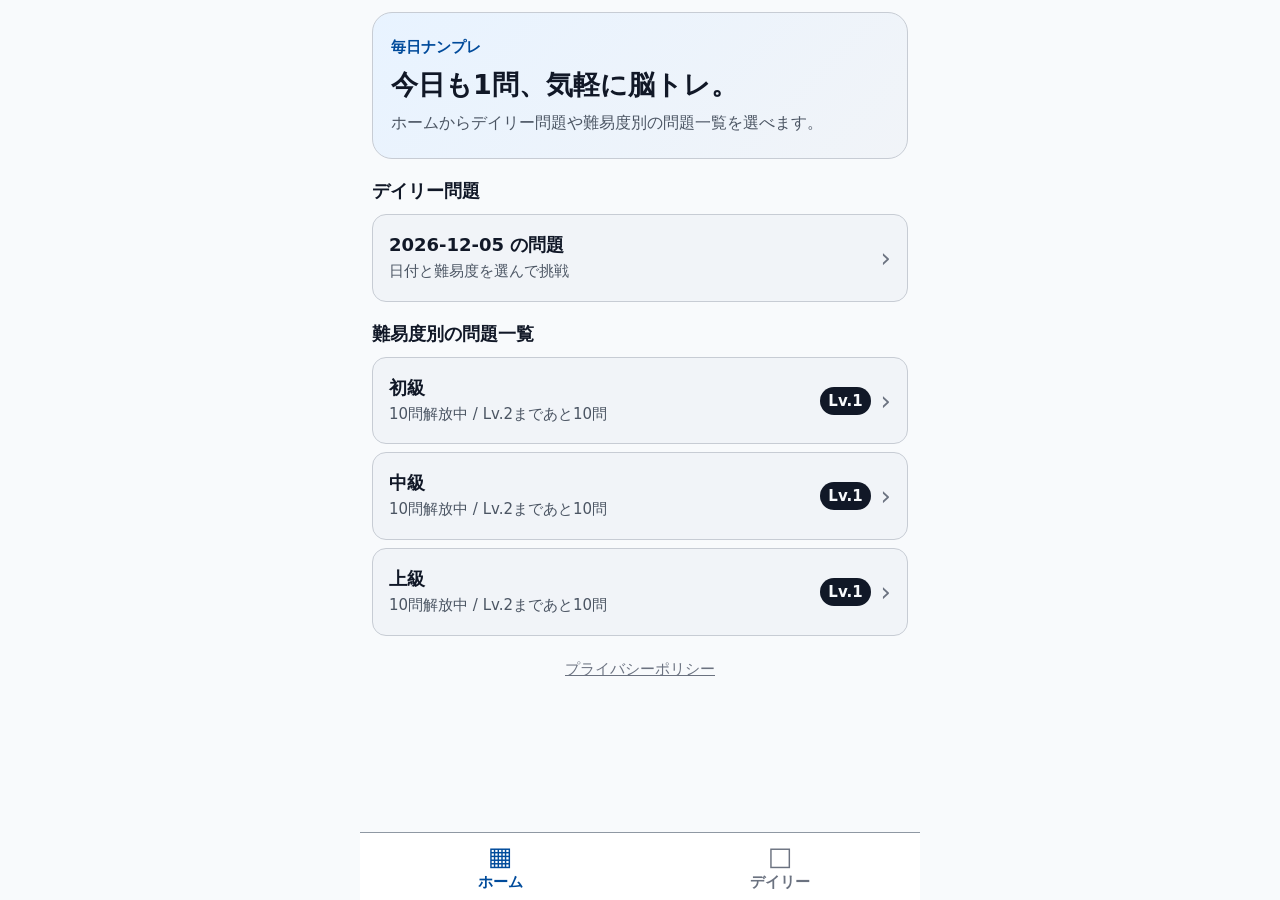
<file: index.html>
<!DOCTYPE html>
<html lang="ja">
<head>
  <meta charset="UTF-8">
  <meta name="viewport" content="width=device-width, initial-scale=1.0, maximum-scale=1.0, user-scalable=no, viewport-fit=cover">
  <meta name="theme-color" content="#f8fafc">
  <meta name="description" content="難易度別・デイリー問題つきのシンプルなナンプレアプリです。">
  <meta name="apple-mobile-web-app-capable" content="yes">
  <meta name="apple-mobile-web-app-status-bar-style" content="default">
  <meta name="apple-mobile-web-app-title" content="ナンプレ">
  <title>毎日ナンプレ</title>
  <link rel="manifest" href="./manifest.json">
  <link rel="apple-touch-icon" href="./icons/icon-192.png">
  <link rel="icon" href="./icons/icon-192.png">
  <link rel="stylesheet" href="./css/style.css">
</head>
<body>

  <div id="app">
    <div id="mc" role="main" aria-live="polite"></div>

    <!-- Bottom Tab Bar -->
    <nav id="btabs" aria-label="メインナビゲーション">
      <button class="tbb on" id="tab-h" aria-label="ホーム">
        <i class="ti ti-layout-list" aria-hidden="true"></i>
        <span>ホーム</span>
      </button>
      <button class="tbb" id="tab-d" aria-label="デイリー">
        <i class="ti ti-calendar" aria-hidden="true"></i>
        <span>デイリー</span>
      </button>
    </nav>
  </div>

  <script src="./js/app.js"></script>
  <script>
    if ('serviceWorker' in navigator) {
      window.addEventListener('load', () => {
        navigator.serviceWorker.register('./sw.js').catch(console.error);
      });
    }
  </script>
</body>
</html>
</file>
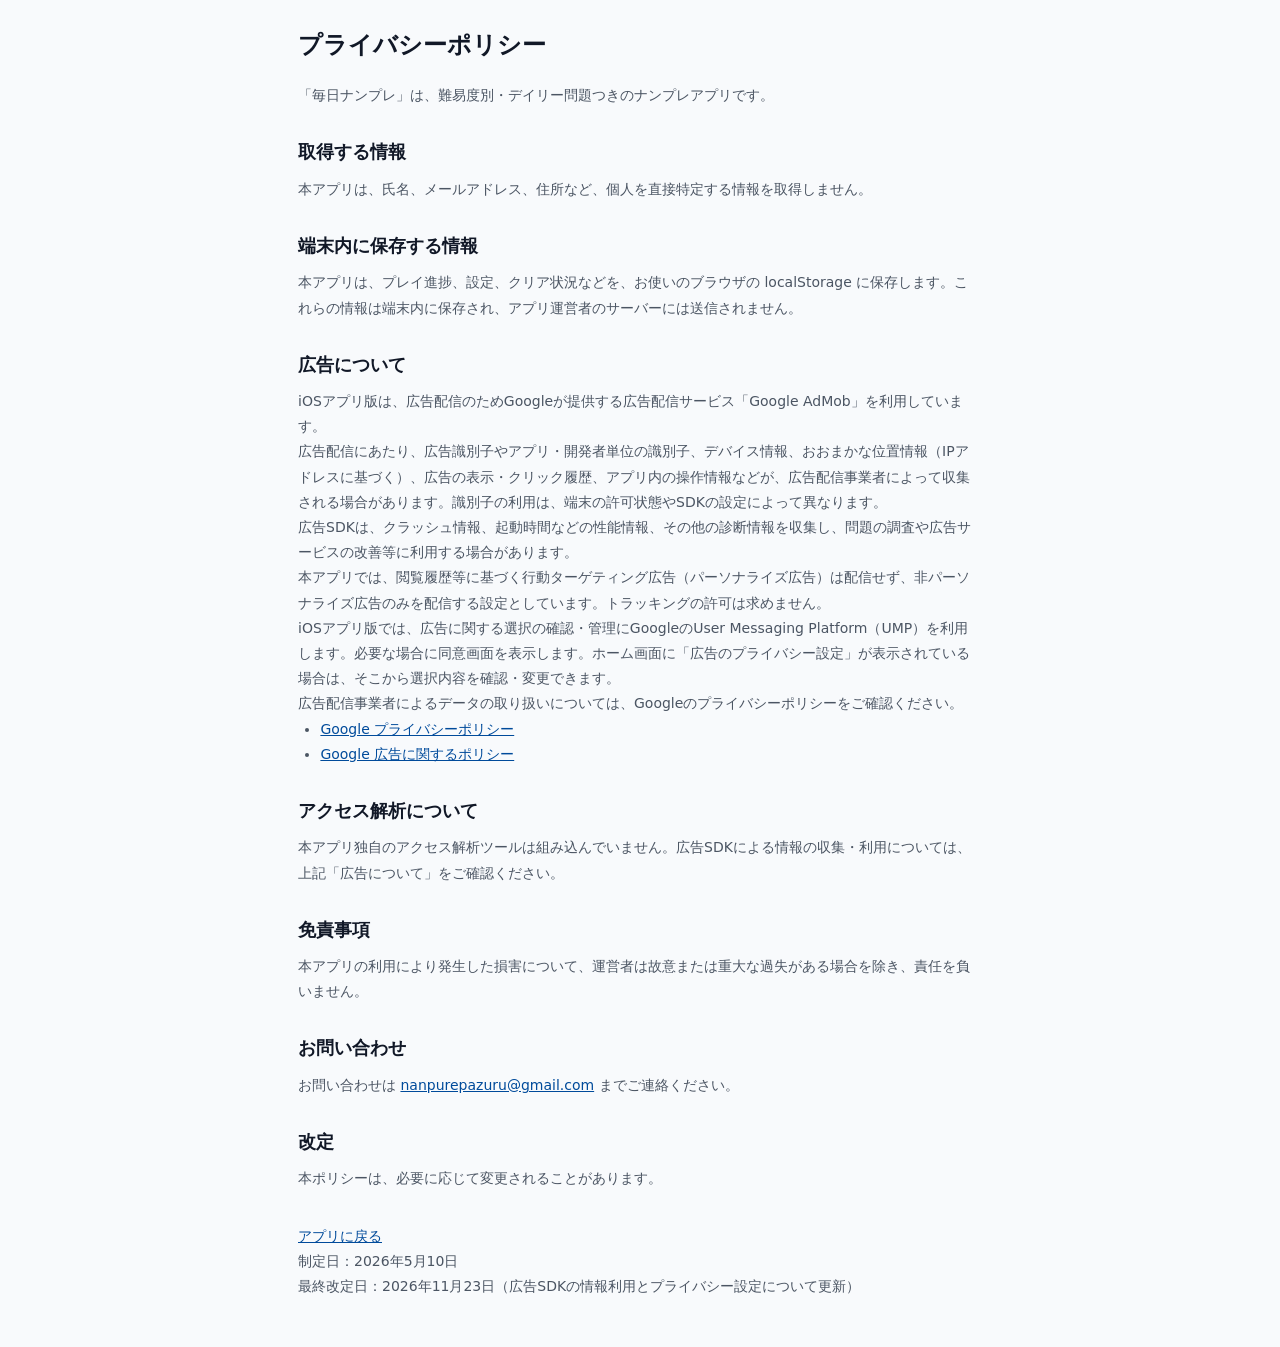
<file: privacy.html>
<!DOCTYPE html>
<html lang="ja">
<head>
  <meta charset="UTF-8">
  <meta name="viewport" content="width=device-width, initial-scale=1.0">
  <meta name="theme-color" content="#2563eb">
  <title>プライバシーポリシー - 毎日ナンプレ</title>
  <link rel="stylesheet" href="./css/style.css">
  <style>
    main { max-width: 720px; margin: 0 auto; padding: 24px 18px 48px; line-height: 1.8; }
    h1 { font-size: 24px; margin-bottom: 16px; }
    h2 { font-size: 18px; margin: 28px 0 8px; }
    p, li { font-size: 14px; color: var(--text2); }
    ul { padding-left: 1.4em; }
    a { color: var(--accent); }
  </style>
</head>
<body>
  <main>
    <h1>プライバシーポリシー</h1>
    <p>「毎日ナンプレ」は、難易度別・デイリー問題つきのナンプレアプリです。</p>

    <h2>取得する情報</h2>
    <p>本アプリは、氏名、メールアドレス、住所など、個人を直接特定する情報を取得しません。</p>

    <h2>端末内に保存する情報</h2>
    <p>本アプリは、プレイ進捗、設定、クリア状況などを、お使いのブラウザの localStorage に保存します。これらの情報は端末内に保存され、アプリ運営者のサーバーには送信されません。</p>

    <h2>広告について</h2>
    <p>iOSアプリ版は、広告配信のためGoogleが提供する広告配信サービス「Google AdMob」を利用しています。</p>
    <p>広告配信にあたり、広告識別子やアプリ・開発者単位の識別子、デバイス情報、おおまかな位置情報（IPアドレスに基づく）、広告の表示・クリック履歴、アプリ内の操作情報などが、広告配信事業者によって収集される場合があります。識別子の利用は、端末の許可状態やSDKの設定によって異なります。</p>
    <p>広告SDKは、クラッシュ情報、起動時間などの性能情報、その他の診断情報を収集し、問題の調査や広告サービスの改善等に利用する場合があります。</p>
    <p>本アプリでは、閲覧履歴等に基づく行動ターゲティング広告（パーソナライズ広告）は配信せず、非パーソナライズ広告のみを配信する設定としています。トラッキングの許可は求めません。</p>
    <p>iOSアプリ版では、広告に関する選択の確認・管理にGoogleのUser Messaging Platform（UMP）を利用します。必要な場合に同意画面を表示します。ホーム画面に「広告のプライバシー設定」が表示されている場合は、そこから選択内容を確認・変更できます。</p>
    <p>広告配信事業者によるデータの取り扱いについては、Googleのプライバシーポリシーをご確認ください。</p>
    <ul>
      <li><a href="https://policies.google.com/privacy" target="_blank" rel="noopener">Google プライバシーポリシー</a></li>
      <li><a href="https://policies.google.com/technologies/ads" target="_blank" rel="noopener">Google 広告に関するポリシー</a></li>
    </ul>

    <h2>アクセス解析について</h2>
    <p>本アプリ独自のアクセス解析ツールは組み込んでいません。広告SDKによる情報の収集・利用については、上記「広告について」をご確認ください。</p>

    <h2>免責事項</h2>
    <p>本アプリの利用により発生した損害について、運営者は故意または重大な過失がある場合を除き、責任を負いません。</p>

    <h2>お問い合わせ</h2>
    <p>お問い合わせは <a href="mailto:nanpurepazuru@gmail.com">nanpurepazuru@gmail.com</a> までご連絡ください。</p>

    <h2>改定</h2>
    <p>本ポリシーは、必要に応じて変更されることがあります。</p>

    <p style="margin-top:32px"><a href="./">アプリに戻る</a></p>
    <p>制定日：2026年5月10日<br>最終改定日：2026年11月23日（広告SDKの情報利用とプライバシー設定について更新）</p>
  </main>
</body>
</html>
</file>
<file: css/style.css>
/* ============================================================
   毎日ナンプレ — style.css
   ============================================================ */

/* ── CSS Variables ─────────────────────────────────────────── */
:root {
  color-scheme: light;
  --bg:      #f8fafc;
  --bg2:     #f1f4f8;
  --bg3:     #e3e8ef;
  --surface: #ffffff;
  --control-surface: #eef4fa;
  --text:    #111827;
  --text2:   #4b5563;
  --text3:   #6b7280;
  --border:  #8f98a3;
  --border2: #c7ccd4;
  --accent:  #004b9b;
  --acc-bg:  #e8f3ff;
  --acc-bg2: #f5faff;
  --rel-bg:  #e9ecef;
  --same-bg: #fff1a6;
  --same-text: #3d2f00;
  --same-ring: #7a5c00;
  --err-bg:  #ffe3e8;
  --error:   #b00020;
  --warn:    #b45309;
  --ok:      #16703a;
  --menu-w:  220px;
}

/* ── Reset ─────────────────────────────────────────────────── */
*, *::before, *::after { box-sizing: border-box; margin: 0; padding: 0; }
button { font-family: inherit; }

html { background: var(--bg); }

/* ── Base ──────────────────────────────────────────────────── */
body {
  font-family: system-ui, -apple-system, BlinkMacSystemFont, 'Segoe UI', sans-serif;
  background: var(--bg);
  color: var(--text);
  font-size: 16px;
  line-height: 1.5;
  -webkit-tap-highlight-color: transparent;
  overscroll-behavior: none;
}

/* ── App Layout ─────────────────────────────────────────────── */
#app {
  display: flex;
  flex-direction: column;
  height: 100dvh;        /* dynamic viewport height (mobile safe) */
  max-width: 560px;
  margin: 0 auto;
  position: relative;
  background: var(--bg);
}

#mc {
  flex: 1;
  overflow-y: auto;
  overflow-x: hidden;
  position: relative;
  -webkit-overflow-scrolling: touch;
}

#mc.no-scroll { overflow-y: auto; }

/* ── Bottom Tab Bar ─────────────────────────────────────────── */
#btabs {
  flex-shrink: 0;
  display: flex;
  border-top: 0.5px solid var(--border);
  background: var(--surface);
  padding-bottom: 0;
  min-height: 68px;
}

.tbb {
  flex: 1;
  display: flex;
  flex-direction: column;
  align-items: center;
  justify-content: center;
  gap: 4px;
  padding: 10px 0 8px;
  background: transparent;
  border: none;
  cursor: pointer;
  font-size: 15px;
  font-weight: 600;
  color: var(--text3);
  touch-action: manipulation;
  transition: color 0.15s;
}

.tbb .ti { font-size: 26px; }
.tbb.on  { color: var(--accent); }
#app.game-mode #btabs { display: none; }

/* ── Shared Buttons ─────────────────────────────────────────── */
.sdkd {
  padding: 8px 16px;
  border-radius: 20px;
  font-size: 16px;
  border: 0.5px solid var(--border);
  cursor: pointer;
  background: transparent;
  color: var(--text2);
  touch-action: manipulation;
  transition: all 0.12s;
}
.sdkd.on {
  background: var(--text);
  color: var(--bg);
  font-weight: 500;
  border-color: var(--text);
}

/* ── Problem List Item ──────────────────────────────────────── */
.pitm {
  display: flex;
  align-items: center;
  justify-content: space-between;
  padding: 16px 14px;
  margin-bottom: 10px;
  background: var(--bg2);
  border-radius: 12px;
  border: 0.5px solid var(--border2);
  cursor: pointer;
  touch-action: manipulation;
  transition: opacity 0.1s;
}
.pitm:active { opacity: 0.7; }
.level-panel {
  margin: 0 0 14px;
  padding: 14px;
  border-radius: 8px;
  background: var(--bg2);
  border: 0.5px solid var(--border2);
}
.level-panel-head,
.home-list-meta {
  display: flex;
  align-items: center;
  justify-content: space-between;
  gap: 10px;
}
.level-panel-head small {
  display: block;
  color: var(--text2);
  font-size: 15px;
  margin-bottom: 2px;
}
.level-panel-head strong {
  display: block;
  color: var(--text);
  font-size: 26px;
  line-height: 1.1;
}
.level-count,
.level-badge {
  flex-shrink: 0;
  display: inline-flex;
  align-items: center;
  justify-content: center;
  border-radius: 999px;
  background: var(--text);
  color: var(--bg);
  font-size: 15px;
  font-weight: 700;
}
.level-count { padding: 5px 9px; }
.level-badge {
  min-width: 48px;
  padding: 5px 8px;
}
.level-meter {
  height: 7px;
  margin: 10px 0 8px;
  border-radius: 999px;
  background: var(--bg3);
  overflow: hidden;
}
.level-meter span {
  display: block;
  height: 100%;
  border-radius: inherit;
  background: var(--accent);
}
.level-panel p {
  color: var(--text2);
  font-size: 15px;
  line-height: 1.55;
}
.level-divider {
  margin: 18px 2px 8px;
  color: var(--text2);
  font-size: 15px;
  font-weight: 700;
}

.level-window {
  padding: 10px;
  background: var(--surface);
  border: 1px solid var(--border2);
  border-radius: 14px;
  touch-action: pan-y;
}
.level-window-head {
  display: grid;
  grid-template-columns: 42px 1fr 42px;
  align-items: center;
  gap: 8px;
  margin-bottom: 8px;
}
.level-nav {
  aspect-ratio: 1;
  border: 1px solid var(--border2);
  border-radius: 999px;
  background: var(--control-surface);
  color: var(--text);
  cursor: pointer;
  font-size: 24px;
  line-height: 1;
}
.level-nav:disabled {
  color: var(--text3);
  opacity: 0.35;
  cursor: default;
}
.level-window-title {
  text-align: center;
  min-width: 0;
}
.level-window-title strong {
  display: block;
  color: var(--text);
  font-size: 22px;
  line-height: 1.2;
}
.level-window-title small {
  display: block;
  color: var(--text2);
  font-size: 15px;
  margin-top: 2px;
}
.level-window-meter {
  height: 6px;
  margin: 0 4px 10px;
  border-radius: 999px;
  background: var(--bg3);
  overflow: hidden;
}
.level-window-meter span {
  display: block;
  height: 100%;
  border-radius: inherit;
  background: var(--ok);
}
.level-problems {
  display: flex;
  flex-direction: column;
  gap: 8px;
}
.level-window .pitm {
  margin-bottom: 0;
}
.pitm-loading {
  cursor: default;
  opacity: 0.76;
}

/* ── Sudoku Board ───────────────────────────────────────────── */
.sdk-board {
  display: grid;
  grid-template-columns: repeat(9, 1fr);
  border: 2.5px solid var(--text);
  border-radius: 5px;
  overflow: hidden;
  background: var(--surface);
  user-select: none;
  -webkit-user-select: none;
  touch-action: manipulation;
}

.sdk-cell {
  aspect-ratio: 1;
  display: flex;
  align-items: center;
  justify-content: center;
  cursor: pointer;
  border-right: 0.5px solid var(--border2);
  border-bottom: 0.5px solid var(--border2);
  box-sizing: border-box;
  transition: background 0.07s, box-shadow 0.07s;
  position: relative;
  font-size: clamp(20px, 5.8vw, 28px);
}

/* Box separator lines */
.sdk-cell.rb { border-right: 2.5px solid var(--text); }
.sdk-cell.bb { border-bottom: 2.5px solid var(--text); }

/* Cell states */
.sdk-cell.sel  {
  background: var(--surface) !important;
  box-shadow: inset 0 0 0 4px var(--accent);
  z-index: 1;
}
.sdk-cell.rel  { background: var(--rel-bg); }
.sdk-cell.same {
  background: var(--same-bg);
  color: var(--same-text);
  font-weight: 700;
  box-shadow: inset 0 0 0 3px var(--same-ring);
}
/* Number colors */
.sdk-cell.given { font-weight: 700; color: var(--text); }
.sdk-cell.user  { color: var(--accent); font-weight: 700; }
.sdk-cell.same.given,
.sdk-cell.same.user { color: var(--same-text); }
.sdk-cell.err {
  background: var(--err-bg) !important;
  box-shadow: inset 0 0 0 3px var(--error);
  color: var(--error) !important;
}

/* Memo grid inside a cell */
.sdkmn {
  display: grid;
  grid-template-columns: repeat(3, 1fr);
  width: 100%;
  height: 100%;
  padding: 1px;
  box-sizing: border-box;
}
.sdkmn span {
  display: flex;
  align-items: center;
  justify-content: center;
  font-size: clamp(10px, 3.2vw, 14px);
  color: var(--accent);
  font-weight: 600;
  line-height: 1;
}

/* ── Game Controls ──────────────────────────────────────────── */
.sdk-ctrl {
  display: flex;
  flex: 1;
  flex-direction: column;
  align-items: center;
  justify-content: center;
  gap: 4px;
  padding: 11px 6px;
  background: var(--surface);
  border: 0.5px solid var(--border2);
  border-radius: 8px;
  min-height: 56px;
  font-size: 16px;
  cursor: pointer;
  color: var(--text2);
  touch-action: manipulation;
  transition: all 0.1s;
}
.sdk-ctrl .ti { font-size: 20px !important; }
.sdk-ctrl.on {
  background: var(--acc-bg);
  border-color: var(--accent);
  color: var(--accent);
}

/* ── Number Pad ─────────────────────────────────────────────── */
.sdk-npad {
  aspect-ratio: 1;
  background: var(--surface);
  border: 0.5px solid var(--border2);
  border-radius: 8px;
  font-size: clamp(20px, 6vw, 28px);
  font-weight: 600;
  cursor: pointer;
  display: flex;
  align-items: center;
  justify-content: center;
  color: var(--text);
  touch-action: manipulation;
  transition: transform 0.08s;
}
.sdk-npad:active { transform: scale(0.87); }
.sdk-npad.complete,
.sdk-npad:disabled {
  background: var(--bg3);
  border-color: var(--border);
  color: var(--text3);
  cursor: default;
  opacity: 0.62;
  pointer-events: none;
  transform: none;
}
/* ── Hamburger Menu ─────────────────────────────────────────── */
#hmenu {
  display: none;
  position: absolute;
  top: 45px;
  left: 0;
  width: var(--menu-w);
  background: var(--surface);
  border: 0.5px solid var(--border);
  border-radius: 0 0 14px 0;
  z-index: 30;
}

.hmenu-section {
  padding: 12px 14px;
  border-bottom: 0.5px solid var(--border2);
}
.hmenu-section:last-child { border-bottom: none; }

.hmenu-label {
  font-size: 15px;
  color: var(--text3);
  margin-bottom: 8px;
}

.btn-hint {
  width: 100%;
  padding: 11px;
  background: rgba(245,158,11,0.12);
  border: 0.5px solid rgba(245,158,11,0.4);
  border-radius: 8px;
  font-size: 16px;
  cursor: pointer;
  color: #92400e;
  margin-bottom: 8px;
  display: flex;
  align-items: center;
  justify-content: center;
  gap: 6px;
  font-family: inherit;
}
.btn-reset {
  width: 100%;
  padding: 11px;
  background: var(--bg2);
  border: 0.5px solid var(--border);
  border-radius: 8px;
  font-size: 16px;
  cursor: pointer;
  color: var(--text2);
  display: flex;
  align-items: center;
  justify-content: center;
  gap: 6px;
  font-family: inherit;
}

/* ── Overlay / Modal ────────────────────────────────────────── */
.overlay {
  display: none;
  position: absolute;
  inset: 0;
  background: rgba(0,0,0,0.46);
  align-items: center;
  justify-content: center;
  z-index: 20;
}
.modal-card {
  background: var(--bg);
  border-radius: 16px;
  padding: 24px 18px;
  text-align: center;
  width: min(340px, 92%);
  border: 0.5px solid var(--border);
}

/* ── Hint Modal ─────────────────────────────────────────────── */
.hint-card {
  width: min(360px, 94%);
  max-height: calc(100dvh - 24px);
  overflow-y: auto;
}
.hint-copy { color: var(--text2); font-size: 16px; line-height: 1.65; }
/* ── Calendar ───────────────────────────────────────────────── */
.cal-table {
  width: 100%;
  border-collapse: collapse;
  margin-bottom: 4px;
}
.cal-table th {
  padding: 4px 0;
  font-size: 15px;
  color: var(--text2);
  text-align: center;
  font-weight: 400;
}
.cal-day {
  width: 38px;
  height: 38px;
  display: flex;
  align-items: center;
  justify-content: center;
  border-radius: 50%;
  font-size: 16px;
  margin: 2px auto;
  cursor: pointer;
  color: var(--text2);
}
.cal-day.today  { border: 1.5px solid var(--accent); font-weight: 500; color: var(--accent); }
.cal-day.sel    { background: var(--text); color: var(--bg); font-weight: 500; }
.cal-day.future { color: var(--border); cursor: default; }

/* ── Screen Padding ─────────────────────────────────────────── */
.screen { padding: 12px; }

/* ── Accessibility ──────────────────────────────────────────── */
.sr-only {
  position: absolute; width: 1px; height: 1px;
  padding: 0; margin: -1px; overflow: hidden;
  clip: rect(0,0,0,0); border: 0;
}


/* ── Local icon fallback (external icon CDN removed for offline PWA) ── */
.ti {
  display: inline-flex;
  align-items: center;
  justify-content: center;
  font-style: normal;
  line-height: 1;
}
.ti-layout-list::before { content: "▦"; }
.ti-calendar::before    { content: "□"; }
.ti-chevron-right::before { content: "›"; }
.ti-menu-2::before      { content: "☰"; }
.ti-bulb::before        { content: "💡"; font-size: 0.9em; }
.ti-refresh::before     { content: "↻"; }
.ti-eraser::before      { content: "⌫"; }
.ti-pencil::before      { content: "✎"; }
.ti-backspace::before   { content: "⌫"; }


/* ── Home / List Screens ───────────────────────────────────── */
.home-screen { display: flex; flex-direction: column; gap: 18px; }
.hero-card {
  padding: 22px 18px;
  border-radius: 20px;
  background: linear-gradient(135deg, var(--acc-bg), var(--bg2));
  border: 0.5px solid var(--border2);
}
.hero-card .eyebrow { color: var(--accent); font-size: 15px; font-weight: 700; margin-bottom: 8px; }
.hero-card h1 { font-size: 27px; line-height: 1.25; margin-bottom: 8px; }
.hero-card p { color: var(--text2); font-size: 16px; line-height: 1.65; }
.home-section { display: flex; flex-direction: column; gap: 10px; }
.section-head { display: flex; align-items: center; justify-content: space-between; gap: 8px; }
.section-head h2 { font-size: 18px; font-weight: 700; }
.home-list { display: flex; flex-direction: column; gap: 8px; }
.home-list-item,
.daily-card {
  width: 100%;
  display: flex;
  align-items: center;
  justify-content: space-between;
  padding: 18px 16px;
  border: 0.5px solid var(--border2);
  border-radius: 14px;
  background: var(--bg2);
  color: var(--text);
  cursor: pointer;
  text-align: left;
}
.home-list-item strong,
.daily-card strong { display: block; font-size: 18px; margin-bottom: 4px; }
.home-list-item small,
.daily-card small { display: block; color: var(--text2); font-size: 15px; line-height: 1.45; }
.home-list-arrow { color: var(--text3); font-size: 26px; line-height: 1; }
.done-badge {
  display: inline-flex;
  align-items: center;
  border-radius: 999px;
  padding: 4px 8px;
  background: rgba(22,163,74,0.12);
  color: var(--ok);
  font-size: 15px;
  font-weight: 700;
  white-space: nowrap;
}
.back-line {
  border: none;
  background: transparent;
  color: var(--text2);
  font-size: 16px;
  cursor: pointer;
  margin-bottom: 10px;
}
.screen-title { font-size: 22px; font-weight: 700; margin-bottom: 14px; }
.loading-text { padding: 40px 0; text-align: center; color: var(--text3); font-size: 16px; }
.problem-title { font-size: 17px; font-weight: 700; color: var(--text); }
.problem-status { font-size: 15px; color: var(--text3); margin-top: 4px; }
.problem-meta { display: flex; align-items: center; gap: 6px; color: var(--text3); }
.problem-icon { font-size: 18px; }
.pitm.status-done { border-color: rgba(22,163,74,0.35); background: rgba(22,163,74,0.08); }
.pitm.status-done .problem-status { color: var(--ok); font-weight: 600; }
.primary-action {
  width: 100%;
  padding: 14px;
  background: var(--text);
  color: var(--bg);
  border: none;
  border-radius: 10px;
  font-size: 16px;
  font-weight: 600;
  cursor: pointer;
}
.daily-selected {
  border-top: 0.5px solid var(--border2);
  padding-top: 14px;
  margin-top: 14px;
}
.daily-selected-head {
  display: flex;
  align-items: center;
  justify-content: space-between;
  gap: 8px;
  font-size: 17px;
  font-weight: 600;
  color: var(--text);
  margin-bottom: 10px;
}
.daily-status { margin-bottom: 10px; }
.home-footer-link { text-align: center; font-size: 15px; margin-top: 4px; }
.home-footer-link a { color: var(--text3); }

/* ── Game Responsive Layout ────────────────────────────────── */
.game-area {
  flex: 1;
  min-height: 0;
  display: flex;
  flex-direction: column;
  align-items: center;
  padding: 4px 6px max(4px, env(safe-area-inset-bottom));
  background: var(--bg);
  overflow-y: auto;
  overflow-x: hidden;
}
.game-board {
  width: min(100%, 380px, calc(100dvh - 248px));
  max-width: calc(100vw - 12px);
  flex-shrink: 0;
  margin-bottom: 4px;
}
.game-status-row,
.game-controls,
.number-pad {
  width: min(100%, 380px, calc(100dvh - 248px));
  max-width: calc(100vw - 12px);
  flex-shrink: 0;
}
.game-status-row {
  display: flex;
  justify-content: space-between;
  align-items: center;
  padding: 5px 0;
}
.game-controls {
  display: flex;
  gap: 6px;
  margin-bottom: 6px;
  padding: 6px;
  background: var(--control-surface);
  border: 1px solid var(--border2);
  border-radius: 12px;
}
.number-pad {
  display: grid;
  grid-template-columns: repeat(5, 1fr);
  gap: 6px;
  padding: 8px;
  background: var(--control-surface);
  border: 1px solid var(--border2);
  border-radius: 14px;
}
.btn-menu {
  width: 100%;
  padding: 11px;
  background: var(--bg2);
  border: 0.5px solid var(--border);
  border-radius: 8px;
  font-size: 15px;
  cursor: pointer;
  color: var(--text2);
  margin-bottom: 8px;
  display: flex;
  align-items: center;
  justify-content: center;
  gap: 6px;
}
.clear-time {
  font-size: 16px;
  color: var(--text);
  background: var(--bg2);
  border-radius: 10px;
  padding: 10px;
  margin-bottom: 18px;
}
.howto-card { text-align: left; }
.howto-list { padding-left: 20px; margin-bottom: 16px; color: var(--text2); font-size: 15px; line-height: 1.75; }
.cal-day { position: relative; }
.cal-day.done:not(.sel) { background: rgba(22,163,74,0.10); color: var(--ok); }
.cal-dot { position: absolute; right: -1px; bottom: -1px; font-size: 12px; line-height: 1; }
.ti-check::before { content: "✓"; }
.ti-help::before { content: "?"; font-weight: 700; }

@media (max-height: 620px) {
  .sdk-ctrl { min-height: 50px; padding: 7px 4px; font-size: 15px; }
  .sdk-npad { border-radius: 7px; }
  .game-board,
  .game-status-row,
  .game-controls,
  .number-pad { width: min(100%, 352px, calc(100dvh - 230px)); }
}
@media (max-height: 540px) {
  .game-board,
  .game-status-row,
  .game-controls,
  .number-pad { width: min(100%, 300px, calc(100dvh - 228px), calc(100vw - 12px)); }
}

/* ── Loading States ────────────────────────────────────────── */
.screen-lead {
  color: var(--text2);
  font-size: 16px;
  line-height: 1.6;
  margin: -6px 0 14px;
}
.loading-panel,
.loading-inline {
  display: flex;
  align-items: center;
  justify-content: center;
  gap: 10px;
  color: var(--text2);
  font-size: 16px;
}
.loading-panel {
  min-height: 160px;
  flex-direction: column;
  background: var(--bg2);
  border: 0.5px solid var(--border2);
  border-radius: 14px;
}
.loading-inline {
  justify-content: flex-start;
  padding: 10px 12px;
  margin-bottom: 10px;
  background: var(--bg2);
  border: 0.5px solid var(--border2);
  border-radius: 12px;
}
.loading-spinner {
  width: 28px;
  height: 28px;
  border-radius: 999px;
  border: 3px solid var(--border2);
  border-top-color: var(--accent);
  animation: spin 0.8s linear infinite;
}
.loading-spinner.small {
  width: 16px;
  height: 16px;
  border-width: 2px;
}
@keyframes spin { to { transform: rotate(360deg); } }
</file>
